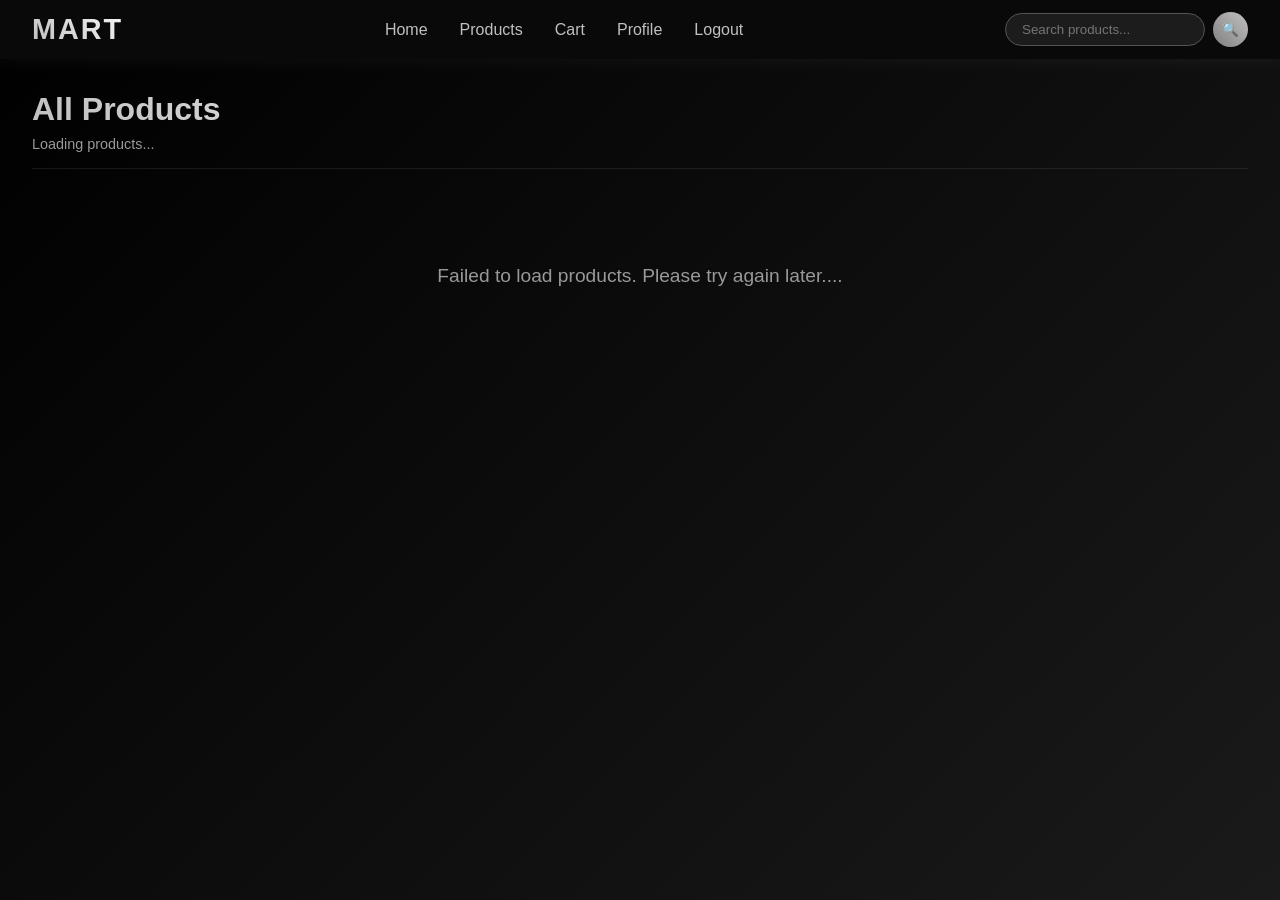
<file: index.html>
<!DOCTYPE html>
<html lang="en">
<head>
  <meta charset="UTF-8" />
  <meta name="viewport" content="width=device-width, initial-scale=1.0">
  <title>VishalMart - Products</title>
  <style>
    * {
      margin: 0;
      padding: 0;
      box-sizing: border-box;
    }

    body {
      font-family: 'Arial', sans-serif;
      background: linear-gradient(135deg, #000000 0%, #1a1a1a 100%);
      min-height: 100vh;
      color: #d9d9d9;
    }

    /* Navbar */
    .navbar {
      background: rgba(10, 10, 10, 0.95);
      backdrop-filter: blur(10px);
      color: #c0c0c0;
      display: flex;
      justify-content: space-between;
      align-items: center;
      padding: 0.75rem 2rem;
      position: sticky;
      top: 0;
      z-index: 1000;
      box-shadow: 0 2px 20px rgba(255, 255, 255, 0.05);
      animation: slideDown 0.8s ease-out;
    }

    .navbar .logo {
      font-size: 1.8rem;
      font-weight: bold;
      letter-spacing: 2px;
      cursor: pointer;
      background: linear-gradient(45deg, #c0c0c0, #f5f5f5);
      -webkit-background-clip: text;
      -webkit-text-fill-color: transparent;
      animation: glow 2s ease-in-out infinite alternate;
    }

    @keyframes glow {
      from { filter: drop-shadow(0 0 5px rgba(192, 192, 192, 0.5)); }
      to { filter: drop-shadow(0 0 15px rgba(255, 255, 255, 0.8)); }
    }

    .navbar ul {
      list-style: none;
      display: flex;
      gap: 2rem;
      margin: 0;
      padding: 0;
    }

    .navbar ul li {
      position: relative;
      cursor: pointer;
      transition: color 0.3s ease;
    }

    .navbar ul li a,
    .navbar ul li button {
      text-decoration: none;
      color: silver;
      transition: color 0.3s ease;
      background: none;
      border: none;
      font: inherit;
      cursor: pointer;
      padding: 0;
    }

    .navbar ul li:hover a,
    .navbar ul li:hover button {
      color: #ffffff;
    }

    .navbar ul li::before {
      content: "";
      position: absolute;
      width: 100%;
      height: 2px;
      background: linear-gradient(45deg, #808080, #c0c0c0);
      bottom: -5px;
      left: 0;
      transform: scaleX(0);
      transform-origin: right;
      transition: transform 0.3s ease;
    }

    .navbar ul li:hover::before {
      transform: scaleX(1);
      transform-origin: left;
    }

    /* Search bar */
    .search-container {
      display: flex;
      align-items: center;
      gap: 0.5rem;
      position: relative;
    }

    .search-input {
      padding: 0.5rem 1rem;
      border-radius: 25px;
      border: 1px solid #555;
      outline: none;
      transition: all 0.3s ease;
      width: 200px;
      background: rgba(30, 30, 30, 0.95);
      color: #f0f0f0;
    }

    .search-input:focus {
      background: rgba(50, 50, 50, 0.95);
      width: 250px;
      box-shadow: 0 0 20px rgba(192, 192, 192, 0.2);
    }

    .search-btn {
      background: linear-gradient(45deg, #808080, #c0c0c0);
      border: none;
      border-radius: 50%;
      width: 35px;
      height: 35px;
      display: flex;
      align-items: center;
      justify-content: center;
      cursor: pointer;
      transition: transform 0.3s ease;
    }

    .search-btn:hover {
      transform: rotate(90deg);
    }

    /* Container */
    .container {
      padding: 2rem;
      max-width: 1400px;
      margin: 0 auto;
      animation: fadeIn 1s ease-in;
    }

    .page-header {
      margin-bottom: 2rem;
      padding-bottom: 1rem;
      border-bottom: 1px solid rgba(200, 200, 200, 0.1);
    }

    .page-header h1 {
      font-size: 2rem;
      background: linear-gradient(45deg, #c0c0c0, #f5f5f5, #999999);
      -webkit-background-clip: text;
      -webkit-text-fill-color: transparent;
      margin-bottom: 0.5rem;
    }

    .product-count {
      color: #999;
      font-size: 0.9rem;
    }

    /* Product list - List view like Flipkart/Amazon */
    .product-list {
      display: flex;
      flex-direction: column;
      gap: 1.5rem;
    }

    .product-card {
      background: rgba(20, 20, 20, 0.7);
      border: 1px solid rgba(200, 200, 200, 0.1);
      border-radius: 12px;
      padding: 1.5rem;
      display: grid;
      grid-template-columns: 200px 1fr auto;
      gap: 2rem;
      align-items: center;
      transition: all 0.3s ease;
      cursor: pointer;
      animation: slideInRight 0.5s ease-out;
    }

    @keyframes slideInRight {
      from { 
        opacity: 0;
        transform: translateX(-30px);
      }
      to { 
        opacity: 1;
        transform: translateX(0);
      }
    }

    .product-card:hover {
      transform: translateY(-5px);
      background: rgba(40, 40, 40, 0.9);
      box-shadow: 0 10px 30px rgba(255, 255, 255, 0.1);
      border-color: rgba(200, 200, 200, 0.3);
    }

    /* Product Image */
    .product-image-container {
      width: 200px;
      height: 200px;
      display: flex;
      align-items: center;
      justify-content: center;
      background: rgba(40, 40, 40, 0.5);
      border-radius: 10px;
      overflow: hidden;
      position: relative;
    }

    .product-image {
      width: 100%;
      height: 100%;
      object-fit: cover;
      transition: transform 0.3s ease;
    }

    .product-card:hover .product-image {
      transform: scale(1.1);
    }

    .image-placeholder {
      width: 100%;
      height: 100%;
      display: flex;
      align-items: center;
      justify-content: center;
      font-size: 4rem;
      color: #666;
    }

    /* Product Info */
    .product-info {
      display: flex;
      flex-direction: column;
      gap: 0.8rem;
      flex: 1;
    }

    .product-title {
      font-size: 1.3rem;
      color: #f0f0f0;
      font-weight: 600;
      margin: 0;
      line-height: 1.4;
    }

    .product-description {
      color: #999;
      font-size: 0.9rem;
      line-height: 1.5;
      margin: 0;
      display: -webkit-box;
      -webkit-line-clamp: 2;
      -webkit-box-orient: vertical;
      overflow: hidden;
    }

    .product-rating {
      display: flex;
      align-items: center;
      gap: 0.5rem;
    }

    .stars {
      color: #ffa500;
      font-size: 0.9rem;
    }

    .rating-text {
      color: #666;
      font-size: 0.85rem;
    }

    .product-features {
      display: flex;
      flex-wrap: wrap;
      gap: 0.5rem;
      margin-top: 0.5rem;
    }

    .feature-badge {
      background: rgba(128, 128, 128, 0.2);
      padding: 0.3rem 0.8rem;
      border-radius: 15px;
      font-size: 0.75rem;
      color: #aaa;
    }

    /* Product Actions */
    .product-actions {
      display: flex;
      flex-direction: column;
      align-items: flex-end;
      gap: 1rem;
      min-width: 200px;
    }

    .product-price {
      display: flex;
      flex-direction: column;
      align-items: flex-end;
      gap: 0.3rem;
    }

    .price-current {
      font-size: 1.8rem;
      font-weight: bold;
      color: #f0f0f0;
    }

    .price-original {
      font-size: 1rem;
      color: #666;
      text-decoration: line-through;
    }

    .price-discount {
      color: #4ade80;
      font-size: 0.9rem;
      font-weight: 600;
    }

    .action-buttons {
      display: flex;
      flex-direction: column;
      gap: 0.5rem;
      width: 100%;
    }

    .btn {
      padding: 0.7rem 1.5rem;
      border: none;
      border-radius: 8px;
      font-weight: 600;
      cursor: pointer;
      transition: all 0.3s ease;
      text-align: center;
      font-size: 0.95rem;
    }

    .btn-cart {
      background: linear-gradient(45deg, #808080, #c0c0c0);
      color: #000;
    }

    .btn-cart:hover {
      transform: translateY(-2px);
      box-shadow: 0 5px 15px rgba(255, 255, 255, 0.3);
    }

    .btn-buy {
      background: linear-gradient(45deg, #f5f5f5, #ffffff);
      color: #000;
    }

    .btn-buy:hover {
      transform: translateY(-2px);
      box-shadow: 0 5px 15px rgba(255, 255, 255, 0.4);
    }

    .stock-status {
      font-size: 0.85rem;
      color: #4ade80;
      font-weight: 600;
    }

    .out-of-stock {
      color: #ef4444;
    }

    /* Loading state */
    .loading {
      text-align: center;
      padding: 4rem;
      color: #999;
      font-size: 1.2rem;
    }

    .loading::after {
      content: '...';
      animation: dots 1.5s steps(4, end) infinite;
    }

    @keyframes dots {
      0%, 20% { content: '.'; }
      40% { content: '..'; }
      60%, 100% { content: '...'; }
    }

    /* Animations */
    @keyframes fadeIn {
      from { opacity: 0; transform: translateY(30px); }
      to { opacity: 1; transform: translateY(0); }
    }

    @keyframes slideDown {
      from { transform: translateY(-100%); }
      to { transform: translateY(0); }
    }

    /* Responsive Design */
    @media (max-width: 1024px) {
      .product-card {
        grid-template-columns: 150px 1fr auto;
        gap: 1.5rem;
      }

      .product-image-container {
        width: 150px;
        height: 150px;
      }

      .product-actions {
        min-width: 150px;
      }
    }

    
    /* ============================================
       RESPONSIVE BREAKPOINTS FOR ALL SCREENS
       ============================================ */

    /* Extra Small Devices (Portrait Phones, less than 576px) */
    @media (max-width: 575.98px) {
      body {
        padding: 0.5rem;
      }

      .login-container {
        padding: 2rem 1.5rem;
        border-radius: 20px;
        max-width: 100%;
      }

      .brand h2 {
        font-size: 1.6rem;
      }

      .brand-icon {
        font-size: 3rem;
      }

      .brand p {
        font-size: 0.85rem;
      }

      .form-input {
        padding: 0.9rem 0.9rem 0.9rem 3rem;
        font-size: 0.95rem;
      }

      .input-icon {
        font-size: 1.1rem;
        left: 1rem;
      }

      .password-toggle {
        font-size: 1.1rem;
        right: 1rem;
      }

      .login-button {
        padding: 0.9rem;
        font-size: 1rem;
      }

      .form-footer a {
        font-size: 0.85rem;
      }
    }

    /* Small Devices (Landscape Phones, 576px to 767px) */
    @media (min-width: 576px) and (max-width: 767.98px) {
      .login-container {
        padding: 2.5rem 2rem;
        max-width: 480px;
      }

      .brand h2 {
        font-size: 1.8rem;
      }

      .brand-icon {
        font-size: 3.5rem;
      }
    }

    /* Medium Devices (Tablets, 768px to 991px) */
    @media (min-width: 768px) and (max-width: 991.98px) {
      .login-container {
        padding: 3rem 2.5rem;
        max-width: 500px;
      }

      .brand h2 {
        font-size: 2rem;
      }

      .brand-icon {
        font-size: 4rem;
      }
    }

    /* Large Devices (Desktops, 992px to 1199px) */
    @media (min-width: 992px) and (max-width: 1199.98px) {
      .login-container {
        max-width: 480px;
      }
    }

    /* Extra Large Devices (Large Desktops, 1200px to 1399px) */
    @media (min-width: 1200px) and (max-width: 1399.98px) {
      .login-container {
        max-width: 500px;
      }

      .brand h2 {
        font-size: 2.2rem;
      }

      .brand-icon {
        font-size: 4.5rem;
      }
    }

    /* Extra Extra Large Devices (Larger Desktops, 1400px and up) */
    @media (min-width: 1400px) {
      .login-container {
        max-width: 550px;
        padding: 3.5rem 3rem;
      }

      .brand h2 {
        font-size: 2.5rem;
      }

      .brand-icon {
        font-size: 5rem;
      }

      .form-input {
        padding: 1.1rem 1.1rem 1.1rem 3.8rem;
        font-size: 1.05rem;
      }

      .login-button {
        padding: 1.2rem;
        font-size: 1.15rem;
      }
    }

    /* Landscape Orientation Adjustments */
    @media (max-height: 600px) and (orientation: landscape) {
      body {
        padding: 0.5rem;
        align-items: flex-start;
        overflow-y: auto;
      }

      .login-container {
        margin: 1rem auto;
        padding: 1.5rem;
      }

      .brand {
        margin-bottom: 1.5rem;
      }

      .brand-icon {
        font-size: 2.5rem;
        margin-bottom: 0.5rem;
      }

      .brand h2 {
        font-size: 1.5rem;
      }

      .login-form {
        gap: 1rem;
      }

      .form-footer {
        margin-top: 1rem;
      }
    }

    /* Very Small Screens (like iPhone SE, 320px) */
    @media (max-width: 374.98px) {
      .login-container {
        padding: 1.5rem 1rem;
      }

      .brand h2 {
        font-size: 1.4rem;
      }

      .brand-icon {
        font-size: 2.5rem;
      }

      .form-input {
        padding: 0.8rem 0.8rem 0.8rem 2.8rem;
        font-size: 0.9rem;
      }

      .input-icon {
        font-size: 1rem;
        left: 0.8rem;
      }
      .quantity-selector {
      display: flex;
      align-items: center;
      justify-content: flex-end;
      gap: 0.5rem;
      margin-bottom: 0.5rem;
    }
    .quantity-selector button {
      width: 30px;
      height: 30px;
      border: none;
      border-radius: 5px;
      background: #555;
      color: #fff;
      font-size: 1rem;
      cursor: pointer;
    }
    .quantity-selector span {
      min-width: 25px;
      text-align: center;
      color: #fff;
      font-weight: bold;
    }
    }
  </style>
</head>
<body>
  <!-- Navbar -->
  <nav class="navbar">
    <div class="logo">MART</div>
    <ul>
      <li><a href="home.html">Home</a></li>
      <li><a href="index.html">Products</a></li>
      <li><a href="cart.html">Cart</a></li>
      <li><a href="profile.html">Profile</a></li>
      <li><button onclick="logout()">Logout</button></li>
    </ul>
    <div class="search-container">
      <input type="text" class="search-input" placeholder="Search products..." id="searchInput">
      <button class="search-btn">🔍</button>
    </div>
  </nav>

  <div class="container">
    <div class="page-header">
      <h1>All Products</h1>
      <p class="product-count" id="productCount">Loading products...</p>
    </div>
    <div id="product-list" class="product-list">
      <div class="loading">Loading products</div>
    </div>
  </div>

  <script>
  const BACKEND_URL = "https://grocery-1-hsz1.onrender.com"; // <-- Replace this with your actual backend URL

  const productImages = {
    'laptop': 'https://images.unsplash.com/photo-1496181133206-80ce9b88a853?w=400',
    'phone': 'https://images.unsplash.com/photo-1511707171634-5f897ff02aa9?w=400',
    'headphone': 'https://images.unsplash.com/photo-1505740420928-5e560c06d30e?w=400',
    'watch': 'https://images.unsplash.com/photo-1523275335684-37898b6baf30?w=400',
    'camera': 'https://images.unsplash.com/photo-1526170375885-4d8ecf77b99f?w=400',
    'tablet': 'https://images.unsplash.com/photo-1561154464-82e9adf32764?w=400',
    'keyboard': 'https://images.unsplash.com/photo-1587829741301-dc798b83add3?w=400',
    'mouse': 'https://images.unsplash.com/photo-1527864550417-7fd91fc51a46?w=400',
    'speaker': 'https://images.unsplash.com/photo-1608043152269-423dbba4e7e1?w=400',
    'default': 'https://images.unsplash.com/photo-1505740420928-5e560c06d30e?w=400'
  };

  function getProductImage(productName) {
    const name = productName.toLowerCase();
    for (let key in productImages) {
      if (name.includes(key)) return productImages[key];
    }
    return productImages['default'];
  }

  function generateRating() {
    return (Math.random() * 2 + 3).toFixed(1);
  }

  function calculateDiscount(price) {
    const discount = Math.floor(Math.random() * 30) + 10;
    const original = Math.round(price / (1 - discount / 100));
    return { original, discount };
  }

  async function loadProducts() {
    try {
      const res = await fetch(`${BACKEND_URL}/api/get-Allproducts`, { credentials: 'include' });
      const data = await res.json();
      const products = data.productList || [];
      const container = document.getElementById('product-list');
      const countElement = document.getElementById('productCount');
      
      container.innerHTML = '';
      countElement.textContent = `${products.length} products found`;

      if (products.length === 0) {
        container.innerHTML = '<div class="loading">No products available</div>';
        return;
      }

      products.forEach((prod, index) => {
        const card = document.createElement('div');
        card.className = 'product-card';
        card.style.animationDelay = `${index * 0.1}s`;

        const pricing = calculateDiscount(prod.price);
        const rating = generateRating();
        const imageUrl = getProductImage(prod.productName);

        card.innerHTML = `
          <div class="product-image-container">
            <img src="${imageUrl}" alt="${prod.productName}" class="product-image" 
                 onerror="this.style.display='none'; this.nextElementSibling.style.display='flex';">
            <div class="image-placeholder" style="display:none;">📦</div>
          </div>
          
          <div class="product-info">
            <h3 class="product-title">${prod.productName}</h3>
            <p class="product-description">${prod.productDescription || 'High-quality product with excellent features.'}</p>
            
            <div class="product-rating">
              <span class="stars">${'★'.repeat(Math.floor(rating))}${'☆'.repeat(5 - Math.floor(rating))}</span>
              <span class="rating-text">${rating} (${Math.floor(Math.random() * 1000) + 100} reviews)</span>
            </div>
            
            <div class="product-features">
              <span class="feature-badge">✓ Fast Delivery</span>
              <span class="feature-badge">✓ Warranty</span>
              <span class="feature-badge">✓ Easy Returns</span>
            </div>
          </div>
          
          <div class="product-actions">
            <div class="product-price">
              <div class="price-current">₹${prod.price.toLocaleString('en-IN')}</div>
              <div class="price-original">₹${pricing.original.toLocaleString('en-IN')}</div>
              <div class="price-discount">${pricing.discount}% off</div>
            </div>
            
            <div class="stock-status">In Stock</div>

            <div class="quantity-selector">
              <button onclick="decreaseQty(this)">-</button>
              <span>1</span>
              <button onclick="increaseQty(this)">+</button>
            </div>

            <div class="action-buttons">
              <button class="btn btn-cart" onclick="addToCart(${JSON.stringify(prod).replace(/"/g, '&quot;')}, this)">
                🛒 Add to Cart
              </button>
              <button class="btn btn-buy" onclick="buyNow(${JSON.stringify(prod).replace(/"/g, '&quot;')})">
                ⚡ Buy Now
              </button>
            </div>
          </div>
        `;

        container.appendChild(card);
      });
    } catch (error) {
      console.error('Failed to load products:', error);
      document.getElementById('product-list').innerHTML = 
        '<div class="loading">Failed to load products. Please try again later.</div>';
    }
  }

  function increaseQty(btn) {
    const span = btn.previousElementSibling;
    let val = parseInt(span.textContent);
    span.textContent = val + 1;
  }

  function decreaseQty(btn) {
    const span = btn.nextElementSibling;
    let val = parseInt(span.textContent);
    if (val > 1) span.textContent = val - 1;
  }

  function addToCart(prod, btn) {
    const quantity = parseInt(btn.closest('.product-actions').querySelector('.quantity-selector span').textContent);
    const customerId = sessionStorage.getItem('customerId');

    const payload = {
      ...prod,
      quantity: quantity,
      customerId: customerId
    };

    fetch(`${BACKEND_URL}/api/add-item`, {
      method: 'POST',
      headers: { 'Content-Type': 'application/json' },
      credentials: 'include',
      body: JSON.stringify(payload)
    })
    .then(res => {
      if (res.ok) {
        btn.textContent = '✓ Added!';
        btn.style.background = 'linear-gradient(45deg, #4ade80, #22c55e)';
        setTimeout(() => {
          btn.textContent = '🛒 Add to Cart';
          btn.style.background = 'linear-gradient(45deg, #808080, #c0c0c0)';
        }, 2000);
      } else {
        alert('Failed to add to cart.');
      }
    })
    .catch(err => console.error(err));
  }

  function buyNow(prod) {
    alert(`Proceeding to buy: ${prod.productName}\nPrice: ₹${prod.price}`);
  }

  const searchInput = document.getElementById('searchInput');
  searchInput.addEventListener('input', (e) => {
    const searchTerm = e.target.value.toLowerCase();
    const productCards = document.querySelectorAll('.product-card');
    productCards.forEach(card => {
      const title = card.querySelector('.product-title').textContent.toLowerCase();
      const desc = card.querySelector('.product-description').textContent.toLowerCase();
      card.style.display = title.includes(searchTerm) || desc.includes(searchTerm) ? 'grid' : 'none';
    });
  });

  function logout() {
    fetch(`${BACKEND_URL}/api/logout`, { method: "POST", credentials: "include" })
      .then(() => window.location.href = "login.html");
  }

  loadProducts();
</script>
</body>
</html>
</file>
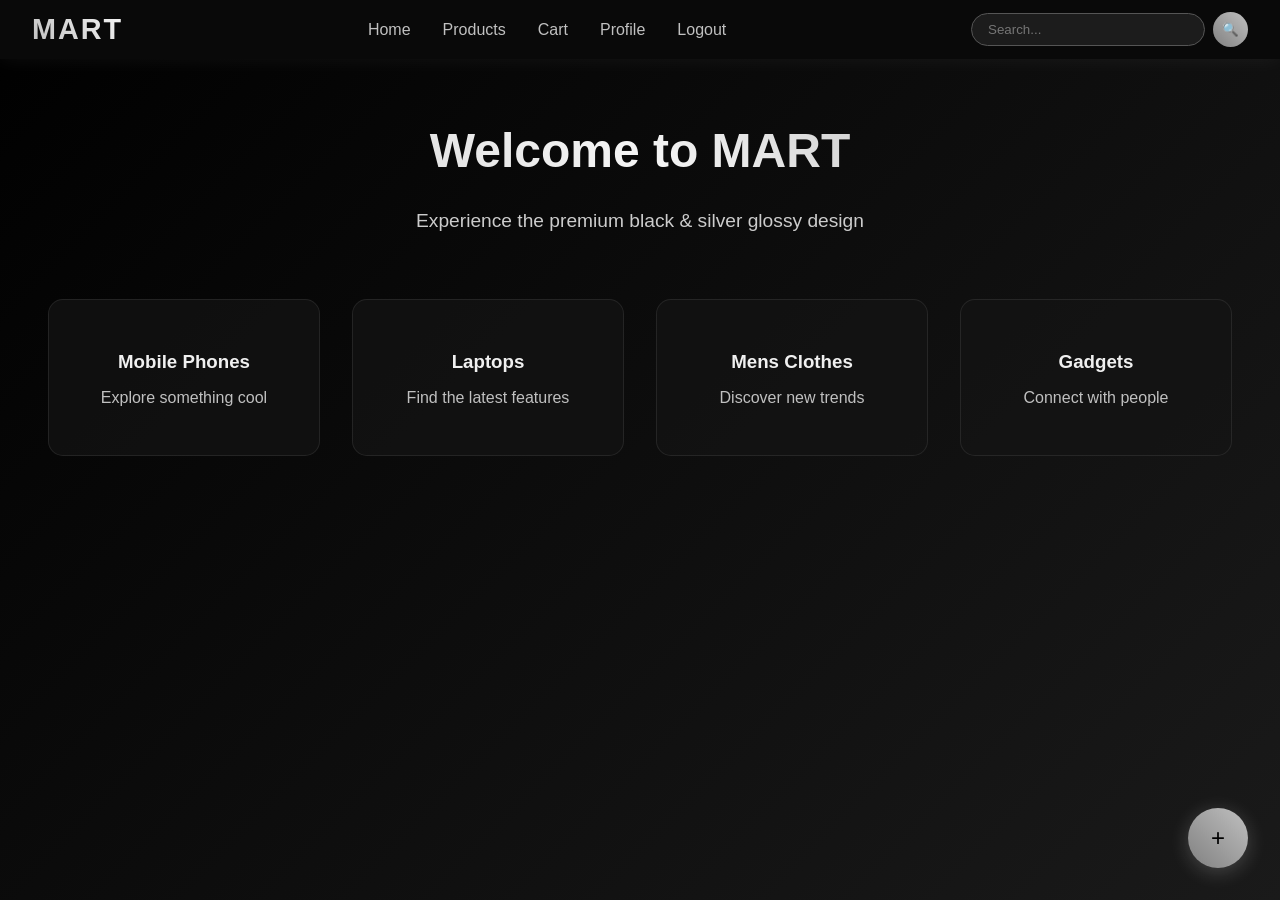
<file: home.html>
<!DOCTYPE html>
<html lang="en">
<head>
  <meta charset="UTF-8">
  <meta name="viewport" content="width=device-width, initial-scale=1.0">
  <title>Glossy Silver Theme</title>
  <style>
    body {
      font-family: 'Arial', sans-serif;
      background: linear-gradient(135deg, #000000 0%, #1a1a1a 100%);
      min-height: 100vh;
      color: #d9d9d9;
      margin: 0;
      padding: 0;
    }

    /* Navbar */
    .navbar {
      background: rgba(10, 10, 10, 0.95);
      backdrop-filter: blur(10px);
      color: #c0c0c0;
      display: flex;
      justify-content: space-between;
      align-items: center;
      padding: 0.75rem 2rem;
      position: sticky;
      top: 0;
      z-index: 1000;
      box-shadow: 0 2px 20px rgba(255, 255, 255, 0.05);
      animation: slideDown 0.8s ease-out;
    }

    .navbar .logo {
      font-size: 1.8rem;
      font-weight: bold;
      letter-spacing: 2px;
      cursor: pointer;
      background: linear-gradient(45deg, #c0c0c0, #f5f5f5);
      -webkit-background-clip: text;
      -webkit-text-fill-color: transparent;
      animation: glow 2s ease-in-out infinite alternate;
    }

    @keyframes glow {
      from { filter: drop-shadow(0 0 5px rgba(192, 192, 192, 0.5)); }
      to { filter: drop-shadow(0 0 15px rgba(255, 255, 255, 0.8)); }
    }

    .navbar ul {
      list-style: none;
      display: flex;
      gap: 2rem;
      margin: 0;
      padding: 0;
      align-items: center;
    }

    .navbar ul li {
      position: relative;
      cursor: pointer;
      transition: color 0.3s ease;
    }

    .navbar ul li a,
    .navbar ul li button {
      text-decoration: none;
      color: silver;
      transition: color 0.3s ease;
      background: none;
      border: none;
      font: inherit;
      cursor: pointer;
      padding: 0;
    }

    .navbar ul li:hover a,
    .navbar ul li:hover button {
      color: #ffffff;
    }

    .navbar ul li::before {
      content: "";
      position: absolute;
      width: 100%;
      height: 2px;
      background: linear-gradient(45deg, #808080, #c0c0c0);
      bottom: -5px;
      left: 0;
      transform: scaleX(0);
      transform-origin: right;
      transition: transform 0.3s ease;
    }

    .navbar ul li:hover::before {
      transform: scaleX(1);
      transform-origin: left;
    }

    /* Search bar */
    .search-container {
      display: flex;
      align-items: center;
      gap: 0.5rem;
      position: relative;
    }

    .search-input {
      padding: 0.5rem 1rem;
      border-radius: 25px;
      border: 1px solid #555;
      outline: none;
      transition: all 0.3s ease;
      width: 200px;
      max-width: 100%;
      background: rgba(30, 30, 30, 0.95);
      color: #f0f0f0;
    }

    .search-input:focus {
      background: rgba(50, 50, 50, 0.95);
      width: 250px;
      box-shadow: 0 0 20px rgba(192, 192, 192, 0.2);
    }

    .search-btn {
      background: linear-gradient(45deg, #808080, #c0c0c0);
      border: none;
      border-radius: 50%;
      width: 35px;
      height: 35px;
      display: flex;
      align-items: center;
      justify-content: center;
      cursor: pointer;
      transition: transform 0.3s ease;
    }

    .search-btn:hover {
      transform: rotate(90deg);
    }

    .suggestions {
      position: absolute;
      top: 110%;
      left: 0;
      width: 100%;
      background: rgba(20, 20, 20, 0.95);
      border-radius: 8px;
      margin-top: 0.5rem;
      box-shadow: 0 4px 20px rgba(255, 255, 255, 0.1);
      display: none;
      flex-direction: column;
      max-height: 200px;
      overflow-y: auto;
      z-index: 100;
    }

    .suggestion-item {
      padding: 0.5rem 1rem;
      cursor: pointer;
      color: #cfcfcf;
      transition: background 0.2s ease;
    }

    .suggestion-item:hover {
      background: linear-gradient(45deg, rgba(128,128,128,0.2), rgba(192,192,192,0.2));
    }

    /* Welcome section */
    .welcome-container {
      text-align: center;
      margin-top: 5%;
      animation: fadeIn 1.2s ease-in;
    }

    .welcome-container h1 {
      font-size: 3rem;
      background: linear-gradient(45deg, #c0c0c0, #f5f5f5, #999999);
      -webkit-background-clip: text;
      -webkit-text-fill-color: transparent;
    }

    .welcome-container p {
      font-size: 1.2rem;
      margin-top: 1rem;
      color: #cccccc;
    }

    /* Categories */
    .categories {
      display: grid;
      grid-template-columns: repeat(auto-fit, minmax(200px, 1fr));
      gap: 2rem;
      padding: 3rem;
    }

    .category-card {
      background: rgba(20, 20, 20, 0.7);
      border: 1px solid rgba(200, 200, 200, 0.1);
      border-radius: 15px;
      padding: 2rem;
      text-align: center;
      transition: transform 0.4s ease, box-shadow 0.4s ease;
      cursor: pointer;
    }

    .category-card:hover {
      transform: translateY(-10px);
      background: rgba(40, 40, 40, 0.9);
      box-shadow: 0 20px 40px rgba(255, 255, 255, 0.1);
    }

    .category-card h3 {
      margin-bottom: 1rem;
      color: #f0f0f0;
    }

    .category-card p {
      color: #c0c0c0;
    }

    /* Floating button */
    .fab {
      position: fixed;
      bottom: 2rem;
      right: 2rem;
      background: linear-gradient(45deg, #808080, #c0c0c0);
      border: none;
      border-radius: 50%;
      width: 60px;
      height: 60px;
      display: flex;
      align-items: center;
      justify-content: center;
      color: #000;
      font-size: 1.5rem;
      cursor: pointer;
      box-shadow: 0 4px 20px rgba(255, 255, 255, 0.2);
      transition: transform 0.3s ease;
    }

    .fab:hover {
      transform: scale(1.1);
    }

    @keyframes fadeIn {
      from { opacity: 0; transform: translateY(30px); }
      to { opacity: 1; transform: translateY(0); }
    }

    @keyframes slideDown {
      from { transform: translateY(-100%); }
      to { transform: translateY(0); }
    }
  </style>
</head>
<body>
  <nav class="navbar">
    <div class="logo">MART</div>
    <ul>
      <li><a href="home.html">Home</a></li>
      <li><a href="index.html">Products</a></li>
      <li><a href="cart.html">Cart</a></li>
      <li><a href="profile.html">Profile</a></li>
      <li><button onclick="logout()">Logout</button></li>
    </ul>
    <div class="search-container">
      <input type="text" class="search-input" placeholder="Search...">
      <button class="search-btn" aria-label="Search">🔍</button>
      <div class="suggestions"></div>
    </div>
  </nav>

  <div class="welcome-container">
    <h1>Welcome to MART</h1>
    <p>Experience the premium black & silver glossy design</p>
  </div>

  <div class="categories">
    <div class="category-card">
      <h3>Mobile Phones</h3>
      <p>Explore something cool</p>
    </div>
    <div class="category-card">
      <h3>Laptops</h3>
      <p>Find the latest features</p>
    </div>
    <div class="category-card">
      <h3>Mens Clothes</h3>
      <p>Discover new trends</p>
    </div>
    <div class="category-card">
      <h3>Gadgets</h3>
      <p>Connect with people</p>
    </div>
  </div>

  <button class="fab" aria-label="Floating Action Button">+</button>

  <script>
    const backendURL = "https://my-mart-backend.onrender.com";

    const searchInput = document.querySelector('.search-input');
    const suggestionsBox = document.querySelector('.suggestions');
    let products = [];

    async function fetchProducts(productName) {
  try {
    const res = await fetch(`https://my-mart-backend.onrender.com/api/get-products?productName=${encodeURIComponent(productName)}`);
    if (!res.ok) throw new Error("Failed to fetch products");
    const data = await res.json();
    console.log("Products:", data);
    // TODO: render products in UI
  } catch (err) {
    console.error("Failed to fetch products:", err);
  }
}

    fetchProducts();

    searchInput.addEventListener('input', () => {
      const query = searchInput.value.toLowerCase();
      suggestionsBox.innerHTML = '';

      if (!query) {
        suggestionsBox.style.display = 'none';
        return;
      }

      const filtered = products.filter(prod =>
        prod.productName.toLowerCase().includes(query)
      );

      if (filtered.length > 0) {
        suggestionsBox.style.display = 'flex';
        filtered.forEach(prod => {
          const div = document.createElement('div');
          div.classList.add('suggestion-item');
          div.textContent = prod.productName;
          div.addEventListener('click', () => {
            searchInput.value = prod.productName;
            suggestionsBox.style.display = 'none';
          });
          suggestionsBox.appendChild(div);
        });
      } else {
        const div = document.createElement('div');
        div.classList.add('suggestion-item');
        div.textContent = "No results found";
        div.style.cursor = "default";
        suggestionsBox.appendChild(div);
        suggestionsBox.style.display = 'flex';
      }
    });

    document.addEventListener('click', (e) => {
      if (!e.target.closest('.search-container')) {
        suggestionsBox.style.display = 'none';
      }
    });

    const searchBtn = document.querySelector('.search-btn');
    searchBtn.addEventListener('click', () => {
      const query = searchInput.value.trim();
      if (query) {
        alert(`Searching for: ${query}`);
        // Redirect logic can be added here
      }
    });

    document.querySelector('.fab').addEventListener('click', () => {
      alert("FAB clicked!");
    });

    function logout() {
      fetch(`${backendURL}/api/logout`, {
        method: "POST",
        credentials: "include"
      }).then(() => window.location.href = "login.html")
        .catch(err => console.error(err));
    }
  </script>
</body>
</html>
</file>
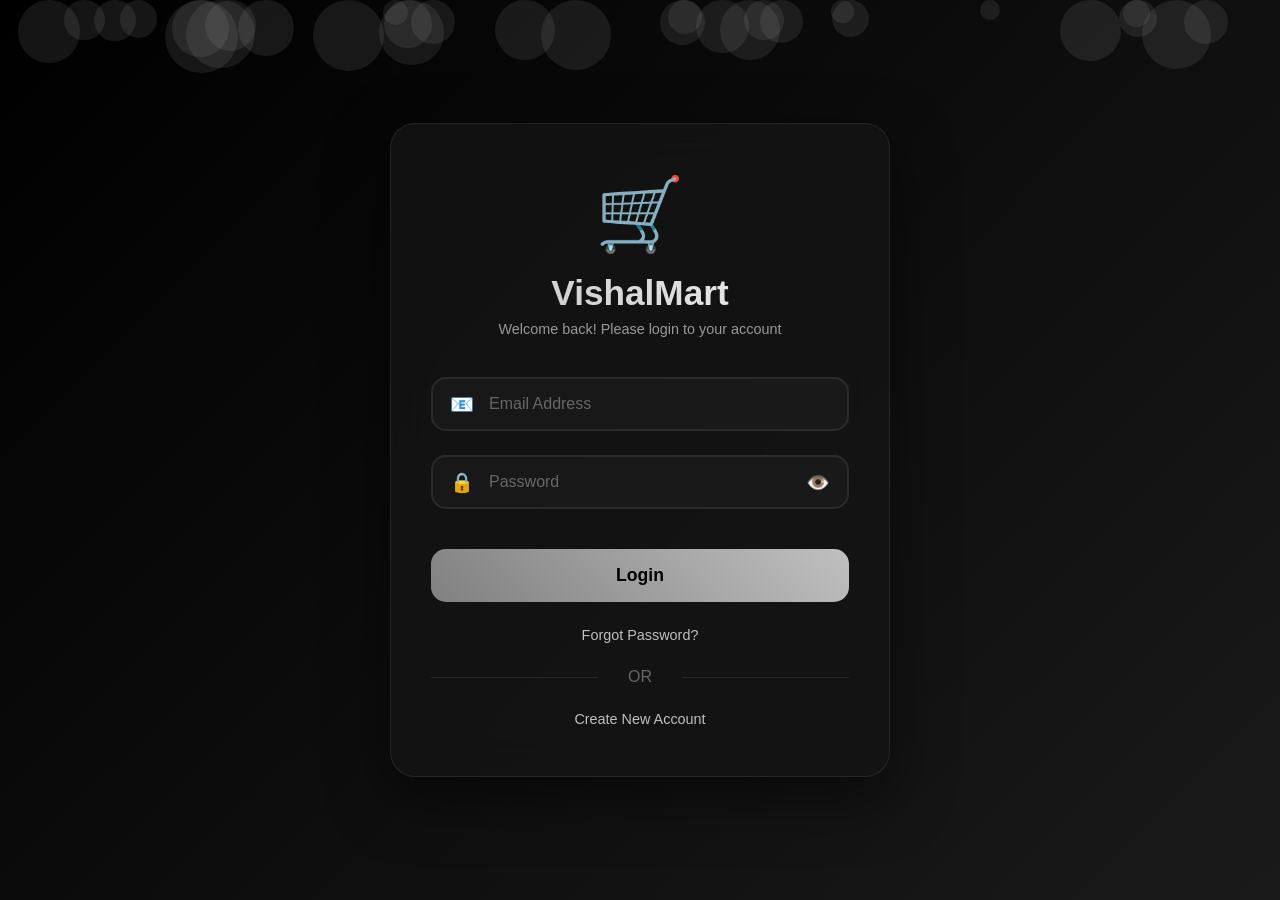
<file: Login.html>
<!DOCTYPE html>
<html lang="en">
<head>
<meta charset="UTF-8">
<meta name="viewport" content="width=device-width, initial-scale=1.0, maximum-scale=1.0, user-scalable=no">
<title>VishalMart - Login</title>
<style>
    * {
      margin: 0;
      padding: 0;
      box-sizing: border-box;
    }

    body {
      font-family: 'Arial', sans-serif;
      background: linear-gradient(135deg, #000000 0%, #1a1a1a 100%);
      min-height: 100vh;
      display: flex;
      justify-content: center;
      align-items: center;
      color: #d9d9d9;
      position: relative;
      overflow: hidden;
      padding: 1rem;
    }

    /* Animated background particles */
    .particles {
      position: absolute;
      width: 100%;
      height: 100%;
      overflow: hidden;
      z-index: 0;
    }

    .particle {
      position: absolute;
      background: rgba(192, 192, 192, 0.1);
      border-radius: 50%;
      animation: float 15s infinite ease-in-out;
    }

    @keyframes float {
      0%, 100% {
        transform: translateY(0) translateX(0) scale(1);
        opacity: 0;
      }
      10% {
        opacity: 0.3;
      }
      50% {
        transform: translateY(-100vh) translateX(50px) scale(1.5);
        opacity: 0.2;
      }
      90% {
        opacity: 0.1;
      }
      100% {
        transform: translateY(-100vh) translateX(100px) scale(0.5);
        opacity: 0;
      }
    }

    /* Login Container - Responsive */
    .login-container {
      position: relative;
      z-index: 1;
      background: rgba(20, 20, 20, 0.8);
      backdrop-filter: blur(20px);
      border: 1px solid rgba(200, 200, 200, 0.1);
      border-radius: 25px;
      padding: 3rem 2.5rem;
      width: 100%;
      max-width: 450px;
      box-shadow: 0 20px 60px rgba(0, 0, 0, 0.5);
      animation: slideUp 0.8s ease-out;
    }

    @keyframes slideUp {
      from {
        opacity: 0;
        transform: translateY(50px) scale(0.95);
      }
      to {
        opacity: 1;
        transform: translateY(0) scale(1);
      }
    }

    /* Logo/Brand */
    .brand {
      text-align: center;
      margin-bottom: 2.5rem;
      animation: fadeIn 1s ease-out 0.3s both;
    }

    @keyframes fadeIn {
      from { opacity: 0; transform: translateY(-20px); }
      to { opacity: 1; transform: translateY(0); }
    }

    .brand-icon {
      font-size: 4rem;
      margin-bottom: 1rem;
      display: inline-block;
      animation: rotate3d 3s ease-in-out infinite;
    }

    @keyframes rotate3d {
      0%, 100% { transform: rotateY(0deg); }
      50% { transform: rotateY(360deg); }
    }

    .brand h2 {
      font-size: 2rem;
      background: linear-gradient(45deg, #c0c0c0, #f5f5f5);
      -webkit-background-clip: text;
      -webkit-text-fill-color: transparent;
      background-clip: text;
      margin-bottom: 0.5rem;
      animation: glow 2s ease-in-out infinite alternate;
    }

    @keyframes glow {
      from { filter: drop-shadow(0 0 5px rgba(192, 192, 192, 0.5)); }
      to { filter: drop-shadow(0 0 15px rgba(255, 255, 255, 0.8)); }
    }

    .brand p {
      color: #999;
      font-size: 0.9rem;
    }

    /* Form */
    .login-form {
      display: flex;
      flex-direction: column;
      gap: 1.5rem;
    }

    .input-group {
      position: relative;
      animation: slideInLeft 0.6s ease-out both;
    }

    .input-group:nth-child(1) { animation-delay: 0.4s; }
    .input-group:nth-child(2) { animation-delay: 0.5s; }

    @keyframes slideInLeft {
      from {
        opacity: 0;
        transform: translateX(-30px);
      }
      to {
        opacity: 1;
        transform: translateX(0);
      }
    }

    .input-icon {
      position: absolute;
      left: 1.2rem;
      top: 50%;
      transform: translateY(-50%);
      font-size: 1.2rem;
      color: #666;
      transition: all 0.3s ease;
      pointer-events: none;
    }

    .form-input {
      width: 100%;
      padding: 1rem 1rem 1rem 3.5rem;
      background: rgba(30, 30, 30, 0.6);
      border: 2px solid rgba(200, 200, 200, 0.1);
      border-radius: 15px;
      color: #f0f0f0;
      font-size: 1rem;
      outline: none;
      transition: all 0.3s ease;
    }

    .form-input:focus {
      background: rgba(40, 40, 40, 0.8);
      border-color: rgba(192, 192, 192, 0.5);
      box-shadow: 0 0 20px rgba(192, 192, 192, 0.1);
      transform: translateY(-2px);
    }

    .form-input:focus + .input-icon {
      color: #c0c0c0;
      transform: translateY(-50%) scale(1.1);
    }

    .form-input::placeholder {
      color: #666;
    }

    /* Password Toggle */
    .password-toggle {
      position: absolute;
      right: 1.2rem;
      top: 50%;
      transform: translateY(-50%);
      cursor: pointer;
      font-size: 1.2rem;
      color: #666;
      transition: all 0.3s ease;
      user-select: none;
    }

    .password-toggle:hover {
      color: #c0c0c0;
      transform: translateY(-50%) scale(1.1);
    }

    /* Button */
    .login-button {
      margin-top: 1rem;
      padding: 1rem;
      background: linear-gradient(45deg, #808080, #c0c0c0);
      border: none;
      border-radius: 15px;
      color: #000;
      font-size: 1.1rem;
      font-weight: bold;
      cursor: pointer;
      transition: all 0.3s ease;
      position: relative;
      overflow: hidden;
      animation: slideInLeft 0.6s ease-out 0.6s both;
    }

    .login-button::before {
      content: '';
      position: absolute;
      top: 50%;
      left: 50%;
      width: 0;
      height: 0;
      border-radius: 50%;
      background: rgba(255, 255, 255, 0.3);
      transform: translate(-50%, -50%);
      transition: width 0.6s ease, height 0.6s ease;
    }

    .login-button:hover::before {
      width: 300px;
      height: 300px;
    }

    .login-button:hover {
      transform: translateY(-3px);
      box-shadow: 0 10px 30px rgba(192, 192, 192, 0.3);
    }

    .login-button:active {
      transform: translateY(-1px);
    }

    .login-button.loading {
      pointer-events: none;
      opacity: 0.7;
    }

    .login-button.loading::after {
      content: '';
      position: absolute;
      width: 20px;
      height: 20px;
      top: 50%;
      left: 50%;
      margin-left: -10px;
      margin-top: -10px;
      border: 3px solid #000;
      border-top-color: transparent;
      border-radius: 50%;
      animation: spin 0.8s linear infinite;
    }

    @keyframes spin {
      to { transform: rotate(360deg); }
    }

    /* Error Message */
    .error-message {
      background: rgba(239, 68, 68, 0.1);
      border: 1px solid rgba(239, 68, 68, 0.3);
      border-radius: 10px;
      padding: 1rem;
      color: #ef4444;
      text-align: center;
      font-size: 0.9rem;
      animation: shake 0.5s ease-in-out, fadeInDown 0.5s ease-out;
      display: none;
    }

    .error-message.show {
      display: block;
    }

    @keyframes shake {
      0%, 100% { transform: translateX(0); }
      25% { transform: translateX(-10px); }
      75% { transform: translateX(10px); }
    }

    @keyframes fadeInDown {
      from {
        opacity: 0;
        transform: translateY(-20px);
      }
      to {
        opacity: 1;
        transform: translateY(0);
      }
    }

    /* Success Message */
    .success-message {
      background: rgba(34, 197, 94, 0.1);
      border: 1px solid rgba(34, 197, 94, 0.3);
      border-radius: 10px;
      padding: 1rem;
      color: #22c55e;
      text-align: center;
      font-size: 0.9rem;
      animation: fadeInDown 0.5s ease-out;
      display: none;
    }

    .success-message.show {
      display: block;
    }

    /* Footer Links */
    .form-footer {
      margin-top: 1.5rem;
      text-align: center;
      animation: fadeIn 1s ease-out 0.8s both;
    }

    .form-footer a {
      color: #c0c0c0;
      text-decoration: none;
      font-size: 0.9rem;
      transition: all 0.3s ease;
      position: relative;
    }

    .form-footer a::after {
      content: '';
      position: absolute;
      bottom: -2px;
      left: 0;
      width: 0;
      height: 1px;
      background: #c0c0c0;
      transition: width 0.3s ease;
    }

    .form-footer a:hover {
      color: #f5f5f5;
    }

    .form-footer a:hover::after {
      width: 100%;
    }

    .divider {
      margin: 1.5rem 0;
      text-align: center;
      color: #666;
      position: relative;
    }

    .divider::before,
    .divider::after {
      content: '';
      position: absolute;
      top: 50%;
      width: 40%;
      height: 1px;
      background: rgba(200, 200, 200, 0.1);
    }

    .divider::before { left: 0; }
    .divider::after { right: 0; }

    /* ============================================
       RESPONSIVE BREAKPOINTS FOR ALL SCREENS
       ============================================ */

    /* Extra Small Devices (Portrait Phones, less than 576px) */
    @media (max-width: 575.98px) {
      body {
        padding: 0.5rem;
      }

      .login-container {
        padding: 2rem 1.5rem;
        border-radius: 20px;
        max-width: 100%;
      }

      .brand h2 {
        font-size: 1.6rem;
      }

      .brand-icon {
        font-size: 3rem;
      }

      .brand p {
        font-size: 0.85rem;
      }

      .form-input {
        padding: 0.9rem 0.9rem 0.9rem 3rem;
        font-size: 0.95rem;
      }

      .input-icon {
        font-size: 1.1rem;
        left: 1rem;
      }

      .password-toggle {
        font-size: 1.1rem;
        right: 1rem;
      }

      .login-button {
        padding: 0.9rem;
        font-size: 1rem;
      }

      .form-footer a {
        font-size: 0.85rem;
      }
    }

    /* Small Devices (Landscape Phones, 576px to 767px) */
    @media (min-width: 576px) and (max-width: 767.98px) {
      .login-container {
        padding: 2.5rem 2rem;
        max-width: 480px;
      }

      .brand h2 {
        font-size: 1.8rem;
      }

      .brand-icon {
        font-size: 3.5rem;
      }
    }

    /* Medium Devices (Tablets, 768px to 991px) */
    @media (min-width: 768px) and (max-width: 991.98px) {
      .login-container {
        padding: 3rem 2.5rem;
        max-width: 500px;
      }

      .brand h2 {
        font-size: 2rem;
      }

      .brand-icon {
        font-size: 4rem;
      }
    }

    /* Large Devices (Desktops, 992px to 1199px) */
    @media (min-width: 992px) and (max-width: 1199.98px) {
      .login-container {
        max-width: 480px;
      }
    }

    /* Extra Large Devices (Large Desktops, 1200px to 1399px) */
    @media (min-width: 1200px) and (max-width: 1399.98px) {
      .login-container {
        max-width: 500px;
      }

      .brand h2 {
        font-size: 2.2rem;
      }

      .brand-icon {
        font-size: 4.5rem;
      }
    }

    /* Extra Extra Large Devices (Larger Desktops, 1400px and up) */
    @media (min-width: 1400px) {
      .login-container {
        max-width: 550px;
        padding: 3.5rem 3rem;
      }

      .brand h2 {
        font-size: 2.5rem;
      }

      .brand-icon {
        font-size: 5rem;
      }

      .form-input {
        padding: 1.1rem 1.1rem 1.1rem 3.8rem;
        font-size: 1.05rem;
      }

      .login-button {
        padding: 1.2rem;
        font-size: 1.15rem;
      }
    }

    /* Landscape Orientation Adjustments */
    @media (max-height: 600px) and (orientation: landscape) {
      body {
        padding: 0.5rem;
        align-items: flex-start;
        overflow-y: auto;
      }

      .login-container {
        margin: 1rem auto;
        padding: 1.5rem;
      }

      .brand {
        margin-bottom: 1.5rem;
      }

      .brand-icon {
        font-size: 2.5rem;
        margin-bottom: 0.5rem;
      }

      .brand h2 {
        font-size: 1.5rem;
      }

      .login-form {
        gap: 1rem;
      }

      .form-footer {
        margin-top: 1rem;
      }
    }

    /* Very Small Screens (like iPhone SE, 320px) */
    @media (max-width: 374.98px) {
      .login-container {
        padding: 1.5rem 1rem;
      }

      .brand h2 {
        font-size: 1.4rem;
      }

      .brand-icon {
        font-size: 2.5rem;
      }

      .form-input {
        padding: 0.8rem 0.8rem 0.8rem 2.8rem;
        font-size: 0.9rem;
      }

      .input-icon {
        font-size: 1rem;
        left: 0.8rem;
      }

      .password-toggle {
        font-size: 1rem;
        right: 0.8rem;
      }

      .login-button {
        padding: 0.8rem;
        font-size: 0.95rem;
      }
    }

    /* Touch Device Optimizations */
    @media (hover: none) and (pointer: coarse) {
      .form-input {
        font-size: 16px; /* Prevents zoom on iOS */
      }

      .login-button {
        padding: 1.2rem; /* Larger touch target */
      }

      .password-toggle {
        padding: 0.5rem; /* Larger touch area */
      }
    }
  </style>
</head>
<body>
<div class="particles" id="particles"></div>

<div class="login-container">
  <div class="brand">
    <div class="brand-icon">🛒</div>
    <h2>VishalMart</h2>
    <p>Welcome back! Please login to your account</p>
  </div>

  <form class="login-form" onsubmit="event.preventDefault(); login();">
    <div class="input-group">
      <input type="email" id="email" class="form-input" placeholder="Email Address" required autocomplete="email">
      <span class="input-icon">📧</span>
    </div>

    <div class="input-group">
      <input type="password" id="password" class="form-input" placeholder="Password" required autocomplete="current-password">
      <span class="input-icon">🔒</span>
      <span class="password-toggle" onclick="togglePassword()" role="button" tabindex="0">👁️</span>
    </div>

    <div class="error-message" id="error" role="alert"></div>
    <div class="success-message" id="success" role="status"></div>

    <button type="submit" class="login-button" id="loginBtn">Login</button>
  </form>

  <div class="form-footer">
    <a href="#" onclick="event.preventDefault(); alert('Password reset coming soon!')">Forgot Password?</a>
    <div class="divider">OR</div>
    <a href="#" onclick="event.preventDefault(); alert('Registration coming soon!')">Create New Account</a>
  </div>
</div>

<script>
const BACKEND_URL = "https://grocery-1-hsz1.onrender.com"; // <-- Replace with your backend URL

function createParticles() {
  const container = document.getElementById('particles');
  const particleCount = window.innerWidth < 768 ? 15 : 30;
  for (let i = 0; i < particleCount; i++) {
    const particle = document.createElement('div');
    particle.className = 'particle';
    const size = Math.random() * 60 + 20;
    particle.style.width = size + 'px';
    particle.style.height = size + 'px';
    particle.style.left = Math.random() * 100 + '%';
    particle.style.animationDelay = Math.random() * 15 + 's';
    particle.style.animationDuration = (Math.random() * 10 + 10) + 's';
    container.appendChild(particle);
  }
}

function togglePassword() {
  const passwordInput = document.getElementById('password');
  const toggle = document.querySelector('.password-toggle');
  if (passwordInput.type === 'password') {
    passwordInput.type = 'text';
    toggle.textContent = '👁️‍🗨️';
  } else {
    passwordInput.type = 'password';
    toggle.textContent = '👁️';
  }
}

async function login() {
  const email = document.getElementById("email").value.trim();
  const password = document.getElementById("password").value.trim();
  const errorDiv = document.getElementById("error");
  const successDiv = document.getElementById("success");
  const loginBtn = document.getElementById("loginBtn");

  errorDiv.classList.remove('show');
  successDiv.classList.remove('show');

  loginBtn.classList.add('loading');
  loginBtn.textContent = '';

  try {
    // 1️⃣ Login API call
    const response = await fetch(`${BACKEND_URL}/api/login-customer`, {
      method: "POST",
      headers: { "Content-Type": "application/json" },
      body: JSON.stringify({ customerEmailId: email, customerPassword: password }),
      credentials: "include"
    });

    const data = await response.json();
    loginBtn.classList.remove('loading');
    loginBtn.textContent = 'Login';

    if (response.ok && data.statusCode === "200") {
      successDiv.textContent = "✓ Login successful! Fetching your data...";
      successDiv.classList.add('show');

      // 2️⃣ Fetch current customer from session
      const userResponse = await fetch(`${BACKEND_URL}/api/current-customer`, {
        method: "GET",
        credentials: "include"
      });

      if (userResponse.ok) {
        const userData = await userResponse.json();
        sessionStorage.setItem('customerId', userData.customerId); 
        console.log("Logged in user:", userData);

        successDiv.textContent = "✓ Login successful! Redirecting...";
        setTimeout(() => window.location.href = "home.html", 1000);
      } else {
        errorDiv.textContent = "✗ Unable to fetch user data from session.";
        errorDiv.classList.add('show');
      }

    } else {
      errorDiv.textContent = "✗ " + (data.statusMessage || "Login failed. Please try again.");
      errorDiv.classList.add('show');
    }

  } catch (error) {
    loginBtn.classList.remove('loading');
    loginBtn.textContent = 'Login';
    errorDiv.textContent = "✗ Connection error. Please check your internet.";
    errorDiv.classList.add('show');
    console.error('Login error:', error);
  }
}

document.querySelectorAll('.form-input').forEach(input => {
  input.addEventListener('input', function() {
    this.style.borderColor = this.value ? 'rgba(192, 192, 192, 0.3)' : 'rgba(200, 200, 200, 0.1)';
  });
  input.addEventListener('keypress', (e) => { if (e.key === 'Enter') login(); });
});

document.querySelector('.password-toggle').addEventListener('keypress', (e) => {
  if (e.key === 'Enter' || e.key === ' ') { e.preventDefault(); togglePassword(); }
});

window.addEventListener('load', createParticles);
let resizeTimer;
window.addEventListener('resize', () => {
  clearTimeout(resizeTimer);
  resizeTimer = setTimeout(() => {
    const container = document.getElementById('particles');
    container.innerHTML = '';
    createParticles();
  }, 250);
});
</script>
</body>
</html>
</file>
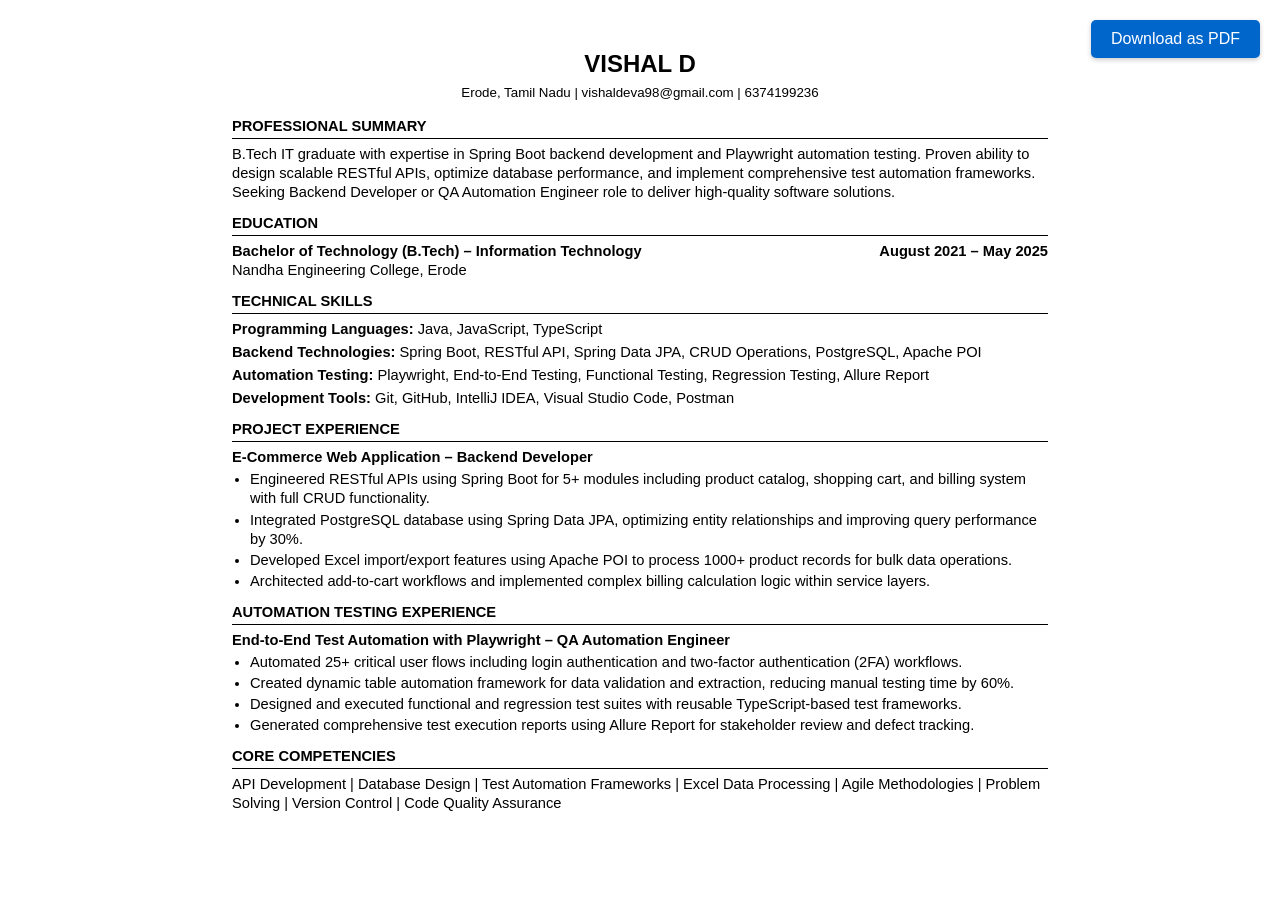
<file: profile.html>
<!DOCTYPE html>
<html lang="en">
<head>
    <meta charset="UTF-8">
    <meta name="viewport" content="width=device-width, initial-scale=1.0">
    <title>Resume - Vishal D</title>
    <style>
        @page {
            size: A4;
            margin: 0.5in;
        }
        
        body {
            font-family: Calibri, sans-serif;
            font-size: 11pt;
            line-height: 1.3;
            color: #000;
            max-width: 8.5in;
            margin: 0 auto;
            padding: 0.5in;
            background: white;
        }
        
        .header {
            text-align: center;
            margin-bottom: 15px;
        }
        
        .header h1 {
            font-size: 18pt;
            font-weight: bold;
            margin: 0 0 5px 0;
            text-transform: uppercase;
        }
        
        .contact {
            font-size: 10pt;
            margin: 0;
        }
        
        .section {
            margin-bottom: 12px;
        }
        
        .section-title {
            font-size: 11pt;
            font-weight: bold;
            text-transform: uppercase;
            border-bottom: 1px solid #000;
            margin-bottom: 6px;
            padding-bottom: 2px;
        }
        
        .content {
            margin-left: 0;
        }
        
        .job-title {
            font-weight: bold;
            margin-bottom: 3px;
        }
        
        ul {
            margin: 3px 0 8px 18px;
            padding: 0;
        }
        
        li {
            margin-bottom: 2px;
        }
        
        .education-header {
            display: flex;
            justify-content: space-between;
            font-weight: bold;
        }
        
        .skills-line {
            margin-bottom: 4px;
        }
        
        .skills-line strong {
            font-weight: bold;
        }
        
        @media print {
            body {
                padding: 0;
            }
        }
        
        .download-btn {
            position: fixed;
            top: 20px;
            right: 20px;
            background: #0066cc;
            color: white;
            padding: 10px 20px;
            border: none;
            border-radius: 5px;
            cursor: pointer;
            font-family: Calibri, sans-serif;
            font-size: 12pt;
            box-shadow: 0 2px 5px rgba(0,0,0,0.2);
        }
        
        .download-btn:hover {
            background: #0052a3;
        }
        
        @media print {
            .download-btn {
                display: none;
            }
        }
    </style>
</head>
<body>
    <button class="download-btn" onclick="window.print()">Download as PDF</button>
    
    <div class="header">
        <h1>VISHAL D</h1>
        <p class="contact">Erode, Tamil Nadu | vishaldeva98@gmail.com | 6374199236</p>
    </div>
    
    <div class="section">
        <div class="section-title">PROFESSIONAL SUMMARY</div>
        <div class="content">
            B.Tech IT graduate with expertise in Spring Boot backend development and Playwright automation testing. Proven ability to design scalable RESTful APIs, optimize database performance, and implement comprehensive test automation frameworks. Seeking Backend Developer or QA Automation Engineer role to deliver high-quality software solutions.
        </div>
    </div>
    
    <div class="section">
        <div class="section-title">EDUCATION</div>
        <div class="content">
            <div class="education-header">
                <span><strong>Bachelor of Technology (B.Tech) – Information Technology</strong></span>
                <span>August 2021 – May 2025</span>
            </div>
            <div>Nandha Engineering College, Erode</div>
        </div>
    </div>
    
    <div class="section">
        <div class="section-title">TECHNICAL SKILLS</div>
        <div class="content">
            <div class="skills-line"><strong>Programming Languages:</strong> Java, JavaScript, TypeScript</div>
            <div class="skills-line"><strong>Backend Technologies:</strong> Spring Boot, RESTful API, Spring Data JPA, CRUD Operations, PostgreSQL, Apache POI</div>
            <div class="skills-line"><strong>Automation Testing:</strong> Playwright, End-to-End Testing, Functional Testing, Regression Testing, Allure Report</div>
            <div class="skills-line"><strong>Development Tools:</strong> Git, GitHub, IntelliJ IDEA, Visual Studio Code, Postman</div>
        </div>
    </div>
    
    <div class="section">
        <div class="section-title">PROJECT EXPERIENCE</div>
        <div class="content">
            <div class="job-title">E-Commerce Web Application – Backend Developer</div>
            <ul>
                <li>Engineered RESTful APIs using Spring Boot for 5+ modules including product catalog, shopping cart, and billing system with full CRUD functionality.</li>
                <li>Integrated PostgreSQL database using Spring Data JPA, optimizing entity relationships and improving query performance by 30%.</li>
                <li>Developed Excel import/export features using Apache POI to process 1000+ product records for bulk data operations.</li>
                <li>Architected add-to-cart workflows and implemented complex billing calculation logic within service layers.</li>
            </ul>
        </div>
    </div>
    
    <div class="section">
        <div class="section-title">AUTOMATION TESTING EXPERIENCE</div>
        <div class="content">
            <div class="job-title">End-to-End Test Automation with Playwright – QA Automation Engineer</div>
            <ul>
                <li>Automated 25+ critical user flows including login authentication and two-factor authentication (2FA) workflows.</li>
                <li>Created dynamic table automation framework for data validation and extraction, reducing manual testing time by 60%.</li>
                <li>Designed and executed functional and regression test suites with reusable TypeScript-based test frameworks.</li>
                <li>Generated comprehensive test execution reports using Allure Report for stakeholder review and defect tracking.</li>
            </ul>
        </div>
    </div>
    
    <div class="section">
        <div class="section-title">CORE COMPETENCIES</div>
        <div class="content">
            API Development | Database Design | Test Automation Frameworks | Excel Data Processing | Agile Methodologies | Problem Solving | Version Control | Code Quality Assurance
        </div>
    </div>
</body>
</html>
</file>
